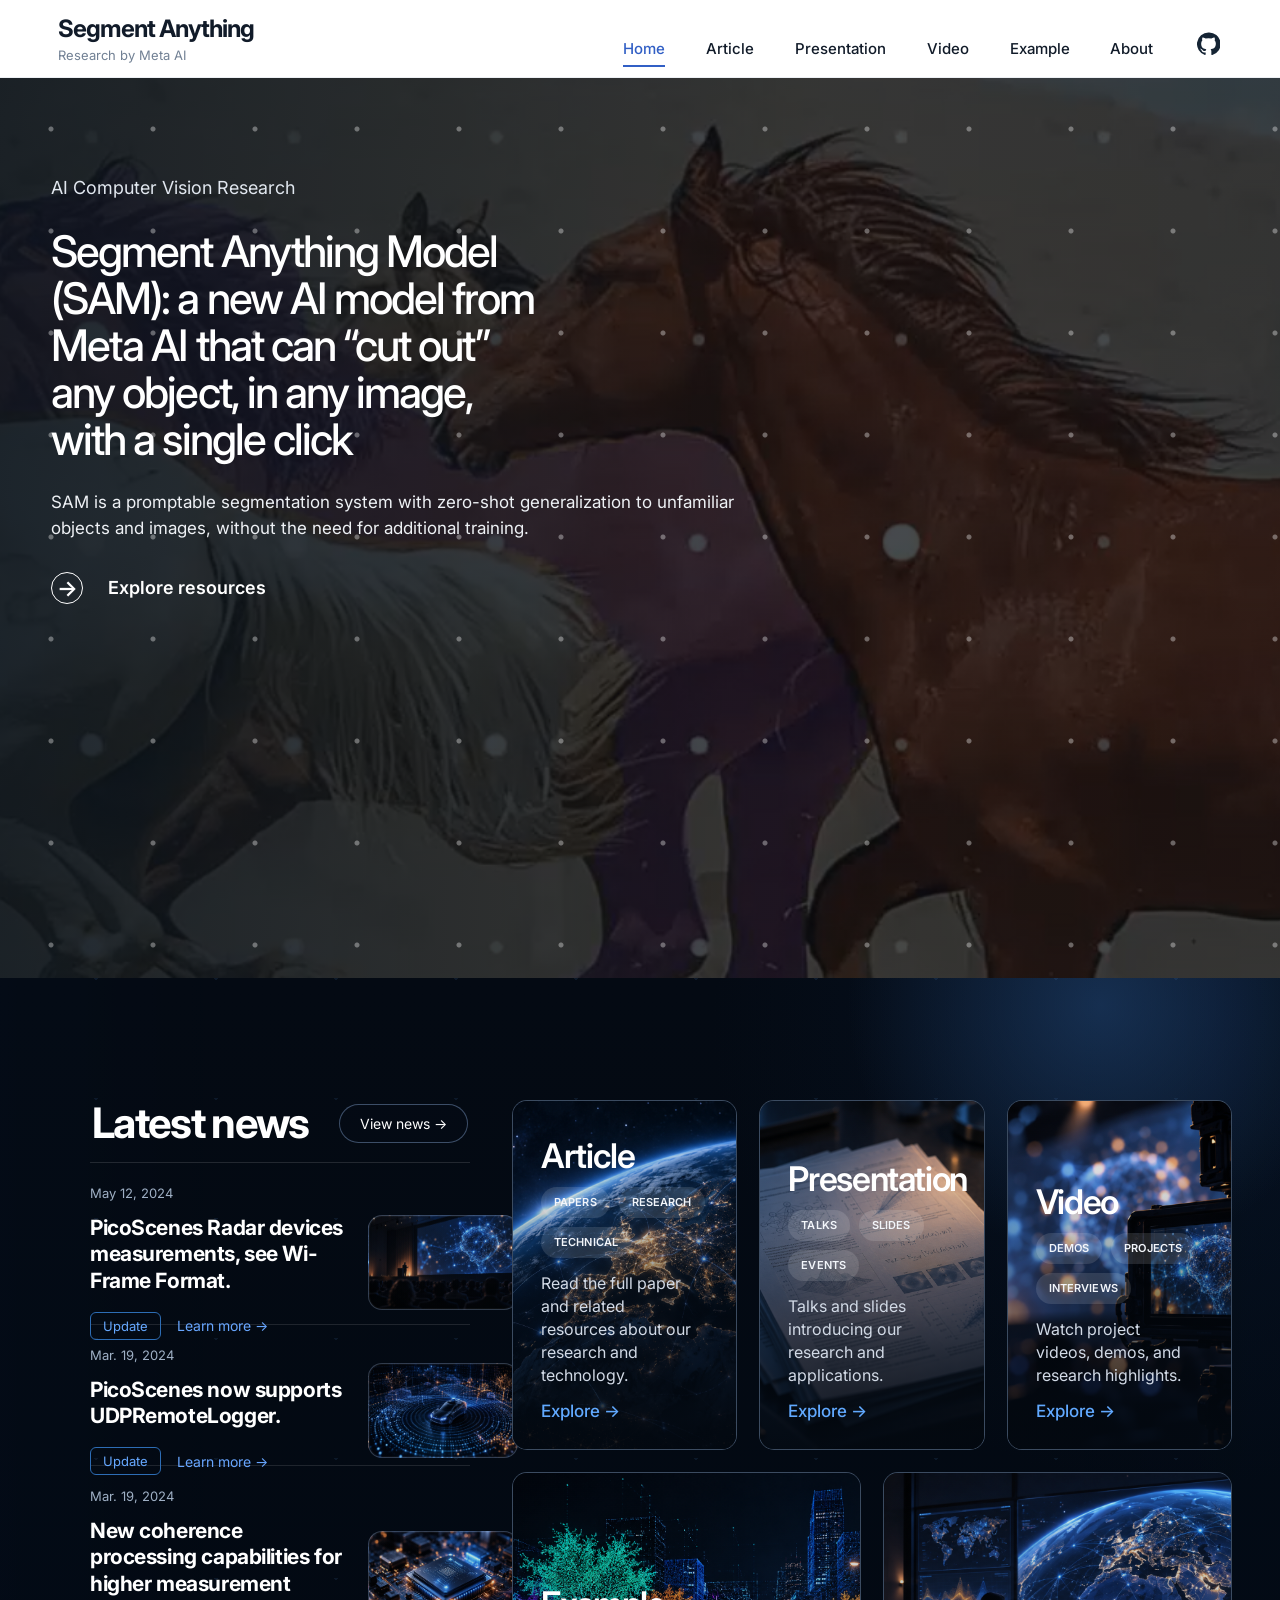
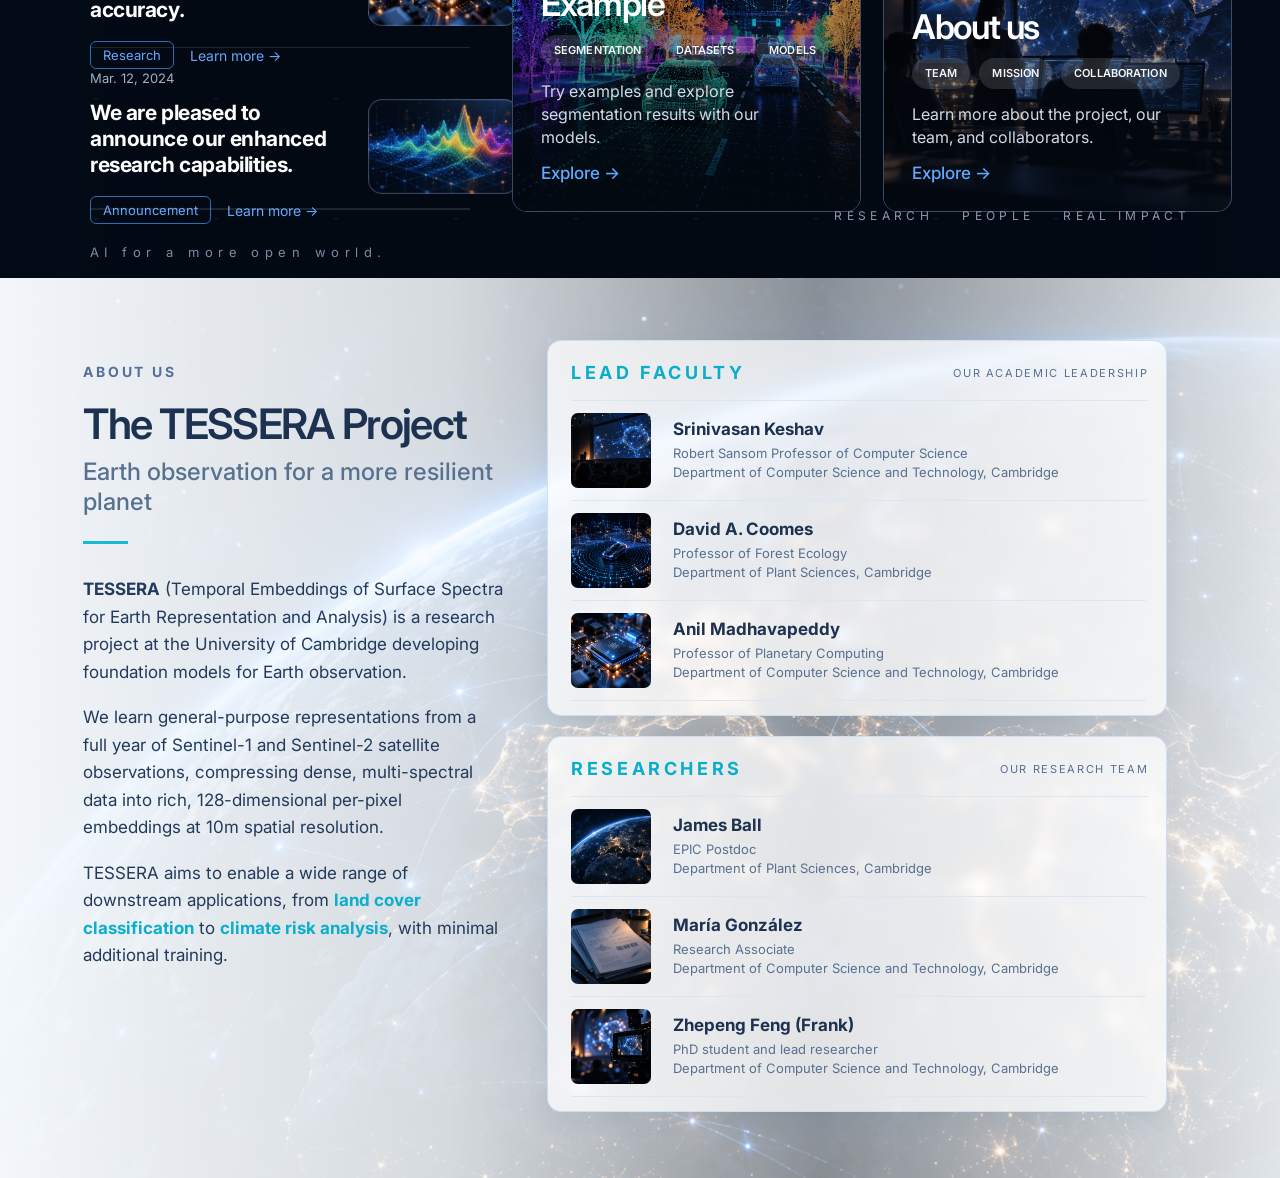
<file: index.html>
<!doctype html>
<html lang="zh-CN">
<head>
  <meta charset="UTF-8" />
  <meta name="viewport" content="width=device-width, initial-scale=1.0" />
  <title>Segment Anything · AI Computer Vision Research</title>
  <link rel="preconnect" href="https://fonts.googleapis.com">
  <link rel="preconnect" href="https://fonts.gstatic.com" crossorigin>
  <link href="https://fonts.googleapis.com/css2?family=Inter:wght@400;500;600;700;800&display=swap" rel="stylesheet">
  <link rel="stylesheet" href="style.css" />
</head>
<body>
  <header class="site-nav">
    <a class="site-brand" href="#home"><strong>Segment Anything</strong><span>Research by Meta AI</span></a>
    <nav class="main-nav">
      <div class="nav-item"><a class="nav-trigger active" href="#home">Home</a></div>
      <div class="nav-item"><a class="nav-trigger" href="#paper">Article</a><div class="mega-menu"><div><b>Article</b><a href="#paper">Online</a><a href="#paper">Online English</a><a href="#paper">PDF</a><a href="#paper">PDF English</a><a href="#paper">Arxiv</a><a href="#paper">Hugface</a><a href="#paper">Xxx</a></div></div></div>
      <div class="nav-item"><a class="nav-trigger" href="#paper">Presentation</a><div class="mega-menu"><div><b>Presentation</b><a href="#paper">Online</a><a href="#paper">Online English</a><a href="#paper">PDF</a><a href="#paper">PDF English</a></div></div></div>
      <div class="nav-item"><a class="nav-trigger" href="#paper">Video</a><div class="mega-menu"><div><b>Video</b><a href="#paper">Bilibili</a><a href="#paper">YouTube</a><a href="#paper">YouTube English</a></div></div></div>
      <div class="nav-item"><a class="nav-trigger" href="#paper">Example</a><div class="mega-menu"><div><b>Example</b><a href="#paper">Online view</a><a href="#paper">PDF download</a></div></div></div>
      <div class="nav-item"><a class="nav-trigger" href="#about">About</a></div>
      <a class="github" href="https://github.com/facebookresearch/segment-anything" target="_blank" aria-label="GitHub"><svg viewBox="0 0 24 24" aria-hidden="true"><path d="M12 .5a12 12 0 0 0-3.79 23.39c.6.11.82-.26.82-.58v-2.04c-3.34.73-4.04-1.42-4.04-1.42-.55-1.39-1.34-1.76-1.34-1.76-1.09-.75.08-.74.08-.74 1.2.08 1.84 1.24 1.84 1.24 1.07 1.83 2.8 1.3 3.48.99.11-.77.42-1.3.76-1.6-2.67-.3-5.47-1.34-5.47-5.94 0-1.31.47-2.38 1.24-3.22-.12-.3-.54-1.52.12-3.17 0 0 1.01-.32 3.3 1.23a11.5 11.5 0 0 1 6 0c2.29-1.55 3.3-1.23 3.3-1.23.66 1.65.24 2.87.12 3.17.77.84 1.24 1.91 1.24 3.22 0 4.61-2.81 5.63-5.49 5.93.43.37.81 1.1.81 2.22v3.29c0 .32.22.69.83.58A12 12 0 0 0 12 .5Z"/></svg></a>
    </nav>
  </header>

  <main>
    <section class="hero" id="home">
      <div class="hero-overlay"></div>
      <div class="hero-dots"></div>
      <div class="hero-copy">
        <div class="kicker">AI Computer Vision Research</div>
        <h1>Segment Anything Model<br>(SAM): a new AI model from<br>Meta AI that can “cut out”<br>any object, in any image,<br>with a single click</h1>
        <p>SAM is a promptable segmentation system with zero-shot generalization to unfamiliar objects and images, without the need for additional training.</p>
        <a class="try-link" href="#paper"><span>→</span> Explore resources</a>
      </div>
    </section>

    <section class="final-page2" id="paper">
      <div class="final-news">
        <div class="final-news-head">
          <h2>Latest news</h2>
          <a href="news.html" class="final-news-btn">View news →</a>
        </div>

        <article class="final-news-item">
          <div class="final-news-copy">
            <time>May 12, 2024</time>
            <h3>PicoScenes Radar devices measurements, see Wi-Frame Format.</h3>
            <div class="final-news-meta"><span class="final-chip">Update</span><a href="#news">Learn more →</a></div>
          </div>
          <div class="final-thumb thumb-radar" aria-hidden="true"></div>
        </article>

        <article class="final-news-item">
          <div class="final-news-copy">
            <time>Mar. 19, 2024</time>
            <h3>PicoScenes now supports UDPRemoteLogger.</h3>
            <div class="final-news-meta"><span class="final-chip">Update</span><a href="#news">Learn more →</a></div>
          </div>
          <div class="final-thumb thumb-chip" aria-hidden="true"></div>
        </article>

        <article class="final-news-item">
          <div class="final-news-copy">
            <time>Mar. 19, 2024</time>
            <h3>New coherence processing capabilities for higher measurement accuracy.</h3>
            <div class="final-news-meta"><span class="final-chip">Research</span><a href="#news">Learn more →</a></div>
          </div>
          <div class="final-thumb thumb-surface" aria-hidden="true"></div>
        </article>

        <article class="final-news-item">
          <div class="final-news-copy">
            <time>Mar. 12, 2024</time>
            <h3>We are pleased to announce our enhanced research capabilities.</h3>
            <div class="final-news-meta"><span class="final-chip">Announcement</span><a href="#news">Learn more →</a></div>
          </div>
          <div class="final-thumb thumb-earth" aria-hidden="true"></div>
        </article>

        <div class="final-bottomline">
          <span>AI for a more open world.</span>
        </div>
      </div>

      <div class="final-cards">
        <article class="final-card card-article">
          <div class="final-card-media media-article"></div>
          <div class="final-card-overlay"></div>
          <div class="final-card-content">
            <h3>Article</h3>
            <div class="final-pills">
              <span>PAPERS</span><span>RESEARCH</span><span>TECHNICAL</span>
            </div>
            <p>Read the full paper and related resources about our research and technology.</p>
            <div class="explore-wrap"><a href="#news">Explore →</a><div class="final-card-links"><a href="#news">Online</a><a href="#news">Online English</a><a href="#news">PDF</a><a href="#news">PDF English</a><a href="#news">Arxiv</a><a href="#news">Hugface</a><a href="#news">Xxx</a></div></div>
          </div>
        </article>

        <article class="final-card card-presentation">
          <div class="final-card-media media-presentation"></div>
          <div class="final-card-overlay"></div>
          <div class="final-card-content">
            <h3>Presentation</h3>
            <div class="final-pills">
              <span>TALKS</span><span>SLIDES</span><span>EVENTS</span>
            </div>
            <p>Talks and slides introducing our research and applications.</p>
            <div class="explore-wrap"><a href="#news">Explore →</a><div class="final-card-links"><a href="#news">Online</a><a href="#news">Online English</a><a href="#news">PDF</a><a href="#news">PDF English</a></div></div>
          </div>
        </article>

        <article class="final-card card-video">
          <div class="final-card-media media-video"></div>
          <div class="final-card-overlay"></div>
          <div class="final-card-content">
            <h3>Video</h3>
            <div class="final-pills">
              <span>DEMOS</span><span>PROJECTS</span><span>INTERVIEWS</span>
            </div>
            <p>Watch project videos, demos, and research highlights.</p>
            <div class="explore-wrap"><a href="#news">Explore →</a><div class="final-card-links"><a href="#news">Bilibili</a><a href="#news">YouTube</a><a href="#news">YouTube English</a></div></div>
          </div>
        </article>

        <article class="final-card card-example">
          <div class="final-card-media media-example"></div>
          <div class="final-card-overlay"></div>
          <div class="final-card-content">
            <h3>Example</h3>
            <div class="final-pills">
              <span>SEGMENTATION</span><span>DATASETS</span><span>MODELS</span>
            </div>
            <p>Try examples and explore segmentation results with our models.</p>
            <div class="explore-wrap"><a href="#news">Explore →</a><div class="final-card-links"><a href="#paper">Online view</a><a href="#paper">PDF download</a></div></div>
          </div>
        </article>

        <article class="final-card card-about">
          <div class="final-card-media media-about"></div>
          <div class="final-card-overlay"></div>
          <div class="final-card-content">
            <h3>About us</h3>
            <div class="final-pills">
              <span>TEAM</span><span>MISSION</span><span>COLLABORATION</span>
            </div>
            <p>Learn more about the project, our team, and collaborators.</p>
            <a href="#about">Explore →</a>
          </div>
        </article>
      </div>

      <div class="final-rightnote">RESEARCH &nbsp;&nbsp; PEOPLE &nbsp;&nbsp; REAL IMPACT</div>
    </section>
    <section class="final-page3" id="about">
      <div class="page3-bg"></div>
      <div class="page3-intro">
        <div class="page3-kicker">ABOUT US</div>
        <h2>The TESSERA Project</h2>
        <h3>Earth observation for a more resilient planet</h3>
        <div class="page3-rule"></div>
        <p><b>TESSERA</b> (Temporal Embeddings of Surface Spectra for Earth Representation and Analysis) is a research project at the University of Cambridge developing foundation models for Earth observation.</p>
        <p>We learn general-purpose representations from a full year of Sentinel-1 and Sentinel-2 satellite observations, compressing dense, multi-spectral data into rich, 128-dimensional per-pixel embeddings at 10m spatial resolution.</p>
        <p>TESSERA aims to enable a wide range of downstream applications, from <span>land cover classification</span> to <span>climate risk analysis</span>, with minimal additional training.</p>
      </div>
      <div class="page3-panels">
        <section class="people-panel"><div class="people-heading"><strong>LEAD FACULTY</strong><small>OUR ACADEMIC LEADERSHIP</small></div><div class="people-list">
          <article class="person"><img src="assets/fig_1.png" alt="Srinivasan Keshav"/><div><b>Srinivasan Keshav</b><span>Robert Sansom Professor of Computer Science</span><span>Department of Computer Science and Technology, Cambridge</span></div></article>
          <article class="person"><img src="assets/fig_2.png" alt="David A. Coomes"/><div><b>David A. Coomes</b><span>Professor of Forest Ecology</span><span>Department of Plant Sciences, Cambridge</span></div></article>
          <article class="person"><img src="assets/fig_3.png" alt="Anil Madhavapeddy"/><div><b>Anil Madhavapeddy</b><span>Professor of Planetary Computing</span><span>Department of Computer Science and Technology, Cambridge</span></div></article>
          <article class="person"><img src="assets/fig_4.png" alt="Caroline Uhler"/><div><b>Caroline Uhler</b><span>Professor of Machine Learning</span><span>Department of Engineering, Cambridge</span></div></article>
        </div></section>
        <section class="people-panel"><div class="people-heading"><strong>RESEARCHERS</strong><small>OUR RESEARCH TEAM</small></div><div class="people-list">
          <article class="person"><img src="assets/fig_5.png" alt="James Ball"/><div><b>James Ball</b><span>EPIC Postdoc</span><span>Department of Plant Sciences, Cambridge</span></div></article>
          <article class="person"><img src="assets/fig_6.png" alt="María González"/><div><b>María González</b><span>Research Associate</span><span>Department of Computer Science and Technology, Cambridge</span></div></article>
          <article class="person"><img src="assets/fig_7.png" alt="Zhepeng Feng"/><div><b>Zhepeng Feng (Frank)</b><span>PhD student and lead researcher</span><span>Department of Computer Science and Technology, Cambridge</span></div></article>
          <article class="person"><img src="assets/fig_8.png" alt="Felipe Beggiomini"/><div><b>Felipe Beggiomini</b><span>4C PhD Student</span><span>Department of Plant Sciences, Cambridge</span></div></article>
        </div></section>
      </div>
    </section>
  </main>

  <footer><span>Segment Anything · Research by Meta AI</span><span>Prototype interface</span></footer>
  <script src="app.js"></script>
  <script>
    document.querySelectorAll('.main-nav .nav-item').forEach((item) => {
      const menu = item.querySelector('.mega-menu');
      if (!menu) return;
      let closeTimer;
      const openMenu = () => { clearTimeout(closeTimer); item.classList.add('menu-open'); };
      const closeMenu = () => { closeTimer = setTimeout(() => item.classList.remove('menu-open'), 320); };
      item.addEventListener('mouseenter', openMenu);
      item.addEventListener('mouseleave', closeMenu);
      menu.addEventListener('mouseenter', openMenu);
      menu.addEventListener('mouseleave', closeMenu);
    });
  </script>
</body>
</html>
</file>
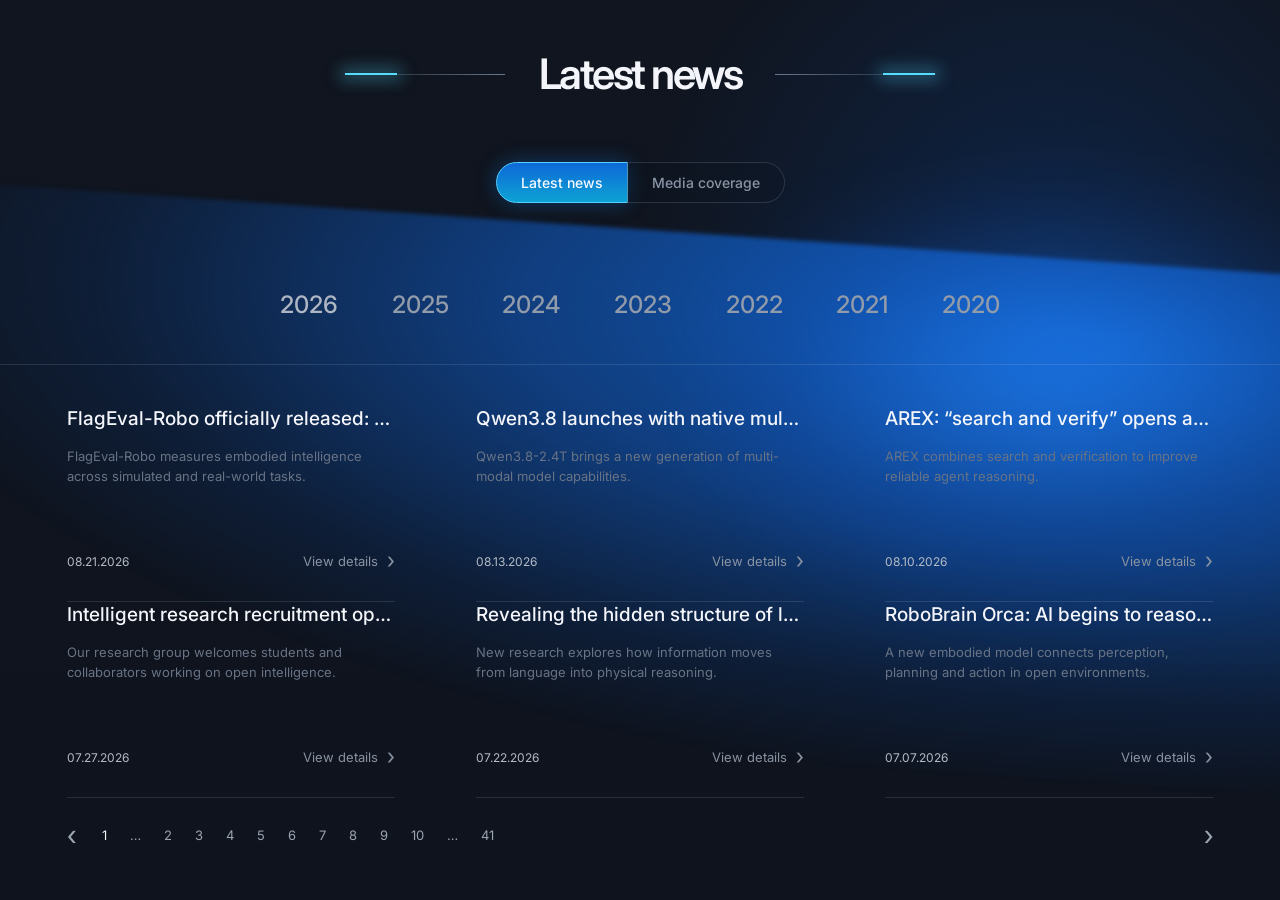
<file: news.html>
<!doctype html>
<html lang="en">
<head>
  <meta charset="UTF-8" />
  <meta name="viewport" content="width=device-width, initial-scale=1.0" />
  <title>News · Segment Anything</title>
  <link rel="preconnect" href="https://fonts.googleapis.com">
  <link rel="preconnect" href="https://fonts.gstatic.com" crossorigin>
  <link href="https://fonts.googleapis.com/css2?family=Inter:wght@400;500;600;700&display=swap" rel="stylesheet">
  <link rel="stylesheet" href="news.css" />
</head>
<body>
  <main class="news-page">
    <div class="blue-orb"></div>
    <header class="news-header">
      <div class="title-line left"></div>
      <h1>Latest news</h1>
      <div class="title-line right"></div>
    </header>

    <div class="news-tabs" role="tablist">
      <button class="active" type="button">Latest news</button>
      <button type="button">Media coverage</button>
    </div>

    <nav class="year-nav" aria-label="News years">
      <a class="active" href="#2026">2026</a><a href="#2025">2025</a><a href="#2024">2024</a><a href="#2023">2023</a><a href="#2022">2022</a><a href="#2021">2021</a><a href="#2020">2020</a>
    </nav>

    <section class="news-grid" id="2026">
      <article class="news-card"><h2>FlagEval-Robo officially released: “simulation plus reality” dual-track evaluation</h2><p>FlagEval-Robo measures embodied intelligence across simulated and real-world tasks.</p><div class="card-foot"><time>08.21.2026</time><a href="#">View details <span>›</span></a></div></article>
      <article class="news-card"><h2>Qwen3.8 launches with native multi-modal support</h2><p>Qwen3.8-2.4T brings a new generation of multi-modal model capabilities.</p><div class="card-foot"><time>08.13.2026</time><a href="#">View details <span>›</span></a></div></article>
      <article class="news-card"><h2>AREX: “search and verify” opens a new path for embodied autonomy</h2><p>AREX combines search and verification to improve reliable agent reasoning.</p><div class="card-foot"><time>08.10.2026</time><a href="#">View details <span>›</span></a></div></article>
      <article class="news-card"><h2>Intelligent research recruitment opens for the 2027 cohort</h2><p>Our research group welcomes students and collaborators working on open intelligence.</p><div class="card-foot"><time>07.27.2026</time><a href="#">View details <span>›</span></a></div></article>
      <article class="news-card"><h2>Revealing the hidden structure of large language models</h2><p>New research explores how information moves from language into physical reasoning.</p><div class="card-foot"><time>07.22.2026</time><a href="#">View details <span>›</span></a></div></article>
      <article class="news-card"><h2>RoboBrain Orca: AI begins to reason across the physical world</h2><p>A new embodied model connects perception, planning and action in open environments.</p><div class="card-foot"><time>07.07.2026</time><a href="#">View details <span>›</span></a></div></article>
    </section>

    <nav class="pagination" aria-label="News pages"><a class="previous" href="#">‹</a><a class="current" href="#">1</a><a href="#">…</a><a href="#">2</a><a href="#">3</a><a href="#">4</a><a href="#">5</a><a href="#">6</a><a href="#">7</a><a href="#">8</a><a href="#">9</a><a href="#">10</a><a href="#">…</a><a href="#">41</a><a class="next" href="#">›</a></nav>
  </main>
  <script>
    document.querySelectorAll('.news-tabs button').forEach((button) => {
      button.addEventListener('click', () => {
        document.querySelectorAll('.news-tabs button').forEach((item) => item.classList.remove('active'));
        button.classList.add('active');
      });
    });
  </script>
</body>
</html>
</file>
<file: style.css>
:root{--ink:#111b29;--blue:#315fc5;--blue2:#416fcf;--muted:#66788d;--line:#dfe5ed;--paper:#fff;--soft:#f6f8fb}*{box-sizing:border-box}html{scroll-behavior:smooth}body{margin:0;color:var(--ink);font-family:Inter,Arial,sans-serif;background:#fff}.site-nav{height:78px;display:flex;align-items:center;justify-content:space-between;padding:0 4.5vw;background:#fff;border-bottom:1px solid #edf0f4;position:sticky;top:0;z-index:5}.site-brand{color:var(--ink);text-decoration:none;display:flex;flex-direction:column;gap:4px}.site-brand strong{font-size:24px;letter-spacing:-.04em}.site-brand span{font-size:13px;color:#718094}.site-nav nav{display:flex;align-items:center;gap:3.2vw}.site-nav nav a{color:var(--ink);text-decoration:none;font-size:15px;font-weight:500;padding:29px 0 7px;border-bottom:2px solid transparent}.site-nav nav a:hover,.site-nav nav a.active{color:var(--blue);border-color:var(--blue)}.site-nav .github{font-size:24px;border:0;padding:0;color:#152434}
.hero{height:min(720px,calc(100vh - 78px));min-height:590px;position:relative;background:url('assets/horses.png') center/cover no-repeat;color:#fff;overflow:hidden}
.hero-overlay{position:absolute;inset:0;background:linear-gradient(90deg,rgba(12,22,31,.78),rgba(12,22,31,.35) 63%,rgba(12,22,31,.38))}
.hero-dots{position:absolute;inset:0;opacity:.35;background-image:radial-gradient(circle,#fff 2px,transparent 3px);background-size:102px 102px}
.hero-copy{position:relative;z-index:1;max-width:820px;padding:11vh 4vw 0}
.kicker{font-size:18px;color:#e1e7ef;margin-bottom:30px}
.hero h1{font-size:clamp(34px,3.4vw,54px);line-height:1.08;letter-spacing:-.045em;margin:0 0 26px;font-weight:500}
.hero p{font-size:17px;line-height:1.55;max-width:820px;color:#eef1f5;margin:0 0 30px}
.try-link{font-size:18px;color:#fff;text-decoration:none;font-weight:600;display:inline-flex;align-items:center;gap:25px}
.try-link span{display:grid;place-items:center;width:32px;height:32px;border:1px solid #fff;border-radius:50%;font-size:22px}
footer{display:flex;justify-content:space-between;padding:22px 4vw;background:#fff;border-top:1px solid var(--line);font-size:11px;color:#748398}

/* ===== page 2 corrected ===== */
.final-page2{
  position:relative;
  min-height:100vh;
  background:
    radial-gradient(circle at 86% 3%, rgba(35,72,120,.55), transparent 18%),
    radial-gradient(circle at 92% 5%, rgba(10,28,55,.4), transparent 32%),
    linear-gradient(180deg,#040a13 0%,#020913 100%);
  color:#fff;
  padding:16px 44px 30px;
  display:grid;
  grid-template-columns:minmax(480px, 1.03fr) minmax(780px, 1.62fr);
  gap:28px;
  overflow:hidden;
}
.final-page2::before{
  content:"";
  position:absolute;
  inset:0;
  opacity:.18;
  background:
    radial-gradient(circle at 80% 0%, rgba(86,140,210,.65) 0 2px, transparent 2px) 0 0/120px 120px,
    linear-gradient(90deg, rgba(31,68,114,.18), transparent 18%, transparent 82%, rgba(31,68,114,.14));
  pointer-events:none;
}
.final-news,.final-cards,.final-rightnote{position:relative;z-index:1}
.final-news{
  min-height: calc(100vh - 46px);
  display:flex;
  flex-direction:column;
}
.final-news-head{
  display:flex;
  align-items:center;
  justify-content:space-between;
  gap:24px;
  padding:2px 2px 20px;
  border-bottom:1px solid rgba(255,255,255,.12);
}
.final-news-head h2{
  margin:0;
  font-size:46px;
  line-height:1;
  letter-spacing:-.04em;
  font-weight:700;
}
.final-news-btn{
  color:#fff;
  text-decoration:none;
  border:1px solid rgba(129,161,206,.45);
  border-radius:999px;
  padding:10px 20px;
  font-size:14px;
  background:rgba(7,15,27,.25);
  white-space:nowrap;
}
.final-news-item{
  display:grid;
  grid-template-columns:minmax(320px,1fr) 184px;
  gap:18px;
  align-items:center;
  padding:22px 2px;
  border-bottom:1px solid rgba(255,255,255,.11);
  min-height:145px;
}
.final-news-copy time{
  display:block;
  font-size:13px;
  color:#9fb0c5;
  margin-bottom:14px;
}
.final-news-copy h3{
  margin:0 0 18px;
  font-size:21px;
  line-height:1.25;
  letter-spacing:-.02em;
  font-weight:700;
  max-width:560px;
}
.final-news-meta{
  display:flex;
  align-items:center;
  gap:16px;
  flex-wrap:wrap;
}
.final-news-meta a{
  color:#68a6ff;
  text-decoration:none;
  font-size:14px;
}
.final-chip{
  display:inline-flex;
  align-items:center;
  justify-content:center;
  min-height:28px;
  padding:0 12px;
  border:1px solid #2d6db5;
  color:#66a8ff;
  border-radius:6px;
  font-size:13px;
}
.final-thumb{
  width:184px;
  height:120px;
  border-radius:14px;
  border:1px solid rgba(151,178,216,.32);
  background-color:#0d1827;
  background-size:cover;
  background-position:center;
  box-shadow:inset 0 0 0 1px rgba(255,255,255,.04);
}
.thumb-radar{background-image:linear-gradient(140deg, rgba(8,13,25,.15), rgba(8,13,25,.12)), url('assets/fig_1.png')}
.thumb-chip{background-image:linear-gradient(140deg, rgba(8,13,25,.15), rgba(8,13,25,.12)), url('assets/fig_2.png')}
.thumb-surface{background-image:linear-gradient(140deg, rgba(8,13,25,.15), rgba(8,13,25,.12)), url('assets/fig_3.png')}
.thumb-earth{background-image:linear-gradient(140deg, rgba(8,13,25,.15), rgba(8,13,25,.12)), url('assets/fig_4.png')}
.final-bottomline{
  margin-top:auto;
  padding-top:34px;
  border-top:1px solid rgba(255,255,255,.11);
  font-size:13px;
  letter-spacing:.42em;
  color:#798ba2;
  text-transform:none;
}

.final-cards{
  min-height: calc(100vh - 46px);
  display:grid;
  grid-template-columns:repeat(12, 1fr);
  grid-template-rows:387px 337px;
  gap:18px;
  align-content:start;
}
.final-card{
  position:relative;
  overflow:hidden;
  border-radius:15px;
  border:1px solid rgba(153,181,219,.34);
  background:#0a1320;
  box-shadow:0 0 0 1px rgba(255,255,255,.02) inset;
}
.card-article{grid-column:1 / span 4; grid-row:1}
.card-presentation{grid-column:5 / span 4; grid-row:1}
.card-video{grid-column:9 / span 4; grid-row:1}
.card-example{grid-column:1 / span 6; grid-row:2}
.card-about{grid-column:7 / span 6; grid-row:2}
.final-card-media{
  position:absolute;
  inset:0;
  background-size:cover;
  background-position:center;
  transform:scale(1.01);
}
.media-article{background-image:url('assets/fig_5.png')}
.media-presentation{background-image:url('assets/fig_6.png')}
.media-video{background-image:url('assets/fig_7.png')}
.media-example{background-image:url('assets/fig_8.png')}
.media-about{background-image:url('assets/fig_9.png')}
.final-card-overlay{
  position:absolute;
  inset:0;
  background:
    linear-gradient(180deg, rgba(6,11,20,.02) 0%, rgba(4,10,18,.22) 34%, rgba(3,9,17,.66) 72%, rgba(3,9,17,.92) 100%);
}
.final-card-content{
  position:absolute;
  left:22px;
  right:22px;
  bottom:22px;
}
.final-card-content h3{
  margin:0 0 14px;
  font-size:35px;
  line-height:1;
  font-weight:600;
  letter-spacing:-.04em;
}
.final-pills{
  display:flex;
  flex-wrap:wrap;
  gap:9px;
  margin-bottom:14px;
}
.final-pills span{
  display:inline-flex;
  align-items:center;
  justify-content:center;
  height:31px;
  padding:0 13px;
  border-radius:999px;
  background:rgba(255,255,255,.12);
  color:#f3f6fb;
  font-size:11px;
  font-weight:600;
  letter-spacing:.01em;
}
.final-card-content p{
  margin:0 0 14px;
  color:#d2dae6;
  font-size:17px;
  line-height:1.44;
  max-width:92%;
}
.final-card-content a{
  color:#61a9ff;
  text-decoration:none;
  font-size:17px;
  font-weight:500;
}
.final-rightnote{
  position:absolute;
  right:44px;
  bottom:28px;
  font-size:12px;
  letter-spacing:.36em;
  color:#8a99ab;
}

@media (max-width: 1440px){
  .final-page2{grid-template-columns:minmax(420px, .98fr) minmax(700px, 1.55fr); padding:16px 24px 30px; gap:20px}
  .final-news-item{grid-template-columns:minmax(270px,1fr) 160px}
  .final-thumb{width:160px;height:108px}
  .final-cards{grid-template-rows:360px 320px; gap:16px}
  .final-card-content h3{font-size:31px}
  .final-card-content p{font-size:16px}
  .final-news-head h2{font-size:42px}
}
@media (max-width: 1100px){
  .final-page2{display:block;padding:20px 18px 30px}
  .final-news,.final-cards{min-height:auto}
  .final-cards{margin-top:24px;grid-template-columns:1fr;grid-template-rows:auto}
  .card-article,.card-presentation,.card-video,.card-example,.card-about{grid-column:auto;grid-row:auto;min-height:320px}
  .final-news-item{grid-template-columns:1fr 150px}
  .final-rightnote{position:static;margin-top:18px;letter-spacing:.25em}
}
@media(max-width:800px){
  .site-nav{height:auto;padding:15px 5vw;align-items:flex-start}
  .site-brand strong{font-size:18px}.site-nav nav{gap:12px;flex-wrap:wrap;justify-content:flex-end}
  .site-nav nav a{font-size:11px;padding:8px 0}.site-nav .github{font-size:16px}
  .hero{min-height:600px}.hero-copy{padding:100px 7vw 0}.hero h1{font-size:38px}.hero p{font-size:14px}
  .final-page2{padding:18px 14px 24px}
  .final-news-head h2{font-size:34px}
  .final-news-item{grid-template-columns:1fr;gap:14px}
  .final-thumb{width:100%;height:180px}
  .final-bottomline{letter-spacing:.24em;font-size:12px}
}
/* ===== final viewport refinement ===== */

.hero{
    height:100vh;
    min-height:900px;
}


/* page 2 */
.final-page2{
    height:100vh;
    min-height:900px;

    /* 增加四周留白 */
    padding:122px 90px 60px;

    display:grid;

    /* 左侧新闻稍窄，右侧资源区 */
    grid-template-columns:
        minmax(380px,0.9fr)
        minmax(720px,1.65fr);

    gap:42px;

    overflow:hidden;
}


/* 左侧新闻 */
.final-news{
    height:760px;
    min-height:0;
}


.final-news-head{
    padding-bottom:18px;
}


.final-news-head h2{
    font-size:42px;
}


.final-news-item{
    min-height:135px;
    padding:22px 0;

    grid-template-columns:
        minmax(260px,1fr)
        150px;
}


.final-thumb{
    width:150px;
    height:95px;
}



/* 右侧卡片 */
.final-cards{

    height:760px;

    min-height:0;

    grid-template-rows:
        350px
        340px;

    gap:22px;
}


/* 卡片内部 */
.final-card-content{

    left:28px;
    right:28px;
    bottom:28px;

}


.final-card-content h3{

    font-size:34px;

}


.final-card-content p{

    font-size:16px;

}



/* 底部文字 */
.final-rightnote{

    right:90px;
    bottom:55px;

}



/* 取消滚动强制吸附 */
html{
    scroll-snap-type:none;
}


footer{
    display:none;
}

/* ===== page 3: about / team ===== */
.final-page3{
  position:relative;
  min-height:100vh;
  overflow:hidden;
  display:grid;
  grid-template-columns:minmax(420px,.93fr) minmax(620px,1.08fr);
  gap:44px;
  padding:62px 6.5vw 54px;
  color:#1d3150;
  background:#f7fbff;
}
.page3-bg{position:absolute;inset:0;background:linear-gradient(90deg,rgba(247,251,255,.98) 0%,rgba(247,251,255,.86) 35%,rgba(247,251,255,.53) 64%,rgba(247,251,255,.9) 100%),url('assets/fig_5.png') center/cover no-repeat;opacity:.95}
.page3-intro,.page3-panels{position:relative;z-index:1}
.page3-intro{padding:23px 0 0;max-width:560px}
.page3-kicker{font-size:14px;font-weight:700;letter-spacing:.2em;color:#557096;margin-bottom:20px}
.page3-intro h2{margin:0;font-size:42px;line-height:1.12;letter-spacing:-.04em;font-weight:600}
.page3-intro h3{margin:10px 0 24px;font-size:24px;line-height:1.25;font-weight:500;color:#57718f}
.page3-rule{width:45px;height:3px;background:#16b9d6;margin:0 0 32px}
.page3-intro p{font-size:17px;line-height:1.62;margin:0 0 18px;max-width:510px;color:#233a5a}
.page3-intro p span{color:#0baecb;font-weight:700}
.page3-panels{display:flex;flex-direction:column;gap:20px;min-width:0}
.people-panel{height:calc((100vh - 148px)/2);min-height:300px;max-height:440px;border:1px solid #d0dfef;border-radius:14px;background:rgba(255,255,255,.75);box-shadow:0 8px 22px rgba(50,91,133,.08);padding:21px 18px 12px 23px;backdrop-filter:blur(5px);display:flex;flex-direction:column}
.people-heading{display:flex;justify-content:space-between;align-items:center;border-bottom:1px solid #dbe6f1;padding:0 0 17px;gap:20px}
.people-heading strong{font-size:18px;letter-spacing:.2em;color:#0aaecb;font-weight:700}
.people-heading small{font-size:11px;letter-spacing:.15em;color:#587091;white-space:nowrap}
.people-list{overflow-y:auto;padding-right:2px}
.people-list::-webkit-scrollbar{width:9px}.people-list::-webkit-scrollbar-track{background:#edf2f7;border-radius:9px}.people-list::-webkit-scrollbar-thumb{background:#b9c4d0;border-radius:9px}
.person{display:grid;grid-template-columns:80px 1fr;gap:22px;align-items:center;padding:12px 5px 12px 0;border-bottom:1px solid #dbe6f1;min-height:91px}
.person:last-child{border-bottom:0}
.person img{width:80px;height:75px;border-radius:7px;object-fit:cover;object-position:center}
.person div{min-width:0}.person b{display:block;font-size:17px;line-height:1.25;color:#1d3150;margin-bottom:4px}.person span{display:block;color:#587091;font-size:13px;line-height:1.45}
@media(max-width:1100px){.final-page3{grid-template-columns:1fr;padding:50px 6vw}.page3-intro{max-width:720px}.page3-panels{display:grid;grid-template-columns:1fr 1fr}.people-panel{height:430px}}
@media(max-width:700px){.final-page3{display:block;padding:42px 6vw}.page3-intro h2{font-size:34px}.page3-intro h3{font-size:20px}.page3-intro p{font-size:15px}.page3-panels{display:flex;margin-top:32px}.people-panel{height:390px}.people-heading{align-items:flex-start;flex-direction:column;gap:8px}.person{grid-template-columns:64px 1fr;gap:14px}.person img{width:64px;height:64px}.person b{font-size:15px}.person span{font-size:12px}}

/* 展开卡片资源列表：鼠标经过 Explore 时出现 */
.final-card-links{
  position:absolute;
  left:0;
  bottom:100%;
  width:190px;
  display:flex;
  flex-direction:column;
  gap:6px;
  padding:12px 14px;
  border:1px solid rgba(151,190,235,.38);
  border-radius:10px;
  background:rgba(4,12,24,.92);
  box-shadow:0 12px 24px rgba(0,0,0,.22);
  opacity:0;
  transform:translateY(0);
  pointer-events:none;
  transition:opacity .2s ease;
  z-index:3;
}
.explore-wrap{position:relative;display:inline-block}
.final-card-links a{
  display:block;
  color:#dbeaff;
  font-size:13px;
  line-height:1.35;
  padding:5px 0;
  text-decoration:none;
}
.final-card-links a:hover{color:#61a9ff}
.explore-wrap:hover .final-card-links{
  opacity:1;
  pointer-events:auto;
}

/* 顶部资源导航：悬停时展开整行菜单 */
.main-nav{position:static!important}
.main-nav .nav-item{height:100%;display:flex;align-items:center}
.main-nav .nav-item>.nav-trigger{display:block;color:var(--ink);text-decoration:none;font-size:15px;font-weight:500;padding:29px 0 7px;border-bottom:2px solid transparent;white-space:nowrap}
.main-nav .nav-item:hover>.nav-trigger,.main-nav .nav-item>.nav-trigger:focus,.main-nav .nav-item>.nav-trigger.active{color:var(--blue);border-color:var(--blue)}
.mega-menu{position:absolute;top:100%;left:0;width:100%;min-height:255px;display:grid;grid-template-columns:minmax(220px,390px);justify-content:center;padding:32px 7vw 38px;background:rgba(247,248,249,.98);border-top:1px solid #e4e8ed;box-shadow:0 14px 28px rgba(12,28,48,.1);opacity:0;visibility:hidden;pointer-events:none;transform:translateY(-5px);transition:opacity .18s ease,transform .18s ease,visibility .18s ease;z-index:20}
.main-nav .nav-item:hover .mega-menu,.main-nav .nav-item:focus-within .mega-menu,.main-nav .nav-item.menu-open .mega-menu{opacity:1;visibility:visible;pointer-events:auto;transform:translateY(0)}
.mega-menu>div{display:flex;flex-direction:column;align-items:flex-start;gap:14px}.mega-menu b{font-size:12px;letter-spacing:.08em;color:#667890;text-transform:uppercase;margin-bottom:2px}.main-nav .mega-menu a{padding:0;border:0;color:#182535;font-size:18px;font-weight:400;line-height:1.3;text-decoration:none}.main-nav .mega-menu a:hover{color:var(--blue);border:0}
@media(max-width:800px){.mega-menu{grid-template-columns:1fr;min-height:230px;padding:24px 7vw}.main-nav .nav-item>.nav-trigger{font-size:11px;padding:8px 0}.main-nav{gap:12px!important}}
.main-nav .github{display:inline-flex;align-items:center;justify-content:center;width:28px;height:28px;padding:0;border:0;color:#152434}
.main-nav .github svg{display:block;width:23px;height:23px;fill:currentColor;transform:translateY(5px)}
.main-nav .github:hover{color:#315fc5;border:0}
</file>
<file: news.css>
:root{--bg:#0d121c;--text:#f3f5fa;--muted:#7d8797;--line:rgba(176,193,216,.16);--blue:#126eea;--cyan:#55dcff}*{box-sizing:border-box}html{scroll-behavior:smooth}body{margin:0;background:var(--bg);color:var(--text);font-family:Inter,Arial,sans-serif}.news-page{position:relative;min-height:100vh;overflow:hidden;padding:38px 5.2vw 32px;background:radial-gradient(circle at 82% 30%,rgba(10,91,210,.22),transparent 34%),linear-gradient(180deg,#10151f 0%,#0e131d 100%)}.news-page::before{content:"";position:absolute;left:-10%;right:-10%;top:230px;height:520px;background:radial-gradient(ellipse at 78% 15%,rgba(20,117,244,.88) 0%,rgba(17,88,188,.7) 34%,rgba(13,50,105,.4) 58%,transparent 73%);filter:blur(2px);transform:rotate(4deg);opacity:.86;pointer-events:none}.news-page::after{content:"";position:absolute;left:0;right:0;top:364px;border-top:1px solid var(--line);pointer-events:none}.blue-orb{position:absolute;right:-180px;top:170px;width:740px;height:430px;border-radius:50%;background:radial-gradient(ellipse at 45% 50%,rgba(35,135,255,.8),rgba(16,74,170,.35) 48%,transparent 73%);filter:blur(35px);opacity:.65;pointer-events:none}.news-header{position:relative;z-index:1;display:flex;justify-content:center;align-items:center;gap:34px;height:72px}.news-header h1{margin:0;font-size:42px;line-height:1;font-weight:600;letter-spacing:-.06em}.title-line{width:160px;height:1px;background:linear-gradient(90deg,transparent,#68788d)}.title-line::after{content:"";display:block;width:52px;height:2px;background:var(--cyan);box-shadow:0 0 16px 5px rgba(85,220,255,.35);margin-top:-1px}.title-line.right{transform:scaleX(-1)}.news-tabs{position:relative;z-index:1;display:flex;justify-content:center;margin:52px 0 87px}.news-tabs button{border:1px solid rgba(170,190,220,.18);background:rgba(13,20,32,.35);color:#8993a3;font:500 14px Inter,Arial;padding:11px 24px;cursor:pointer}.news-tabs button:first-child{border-radius:24px 0 0 24px}.news-tabs button:last-child{border-radius:0 24px 24px 0;margin-left:-1px}.news-tabs button.active{color:#f6fbff;background:linear-gradient(180deg,#0d69d7,#0ea2d4);border-color:#55cfff;box-shadow:0 0 20px rgba(18,130,235,.35)}.year-nav{position:relative;z-index:1;max-width:720px;margin:0 auto 30px;display:flex;justify-content:space-between;align-items:center}.year-nav a{color:#929baa;text-decoration:none;font-size:24px;font-weight:500}.year-nav a.active{color:#aeb6c3}.news-grid{position:relative;z-index:1;max-width:1410px;margin:0 auto;padding-top:57px;display:grid;grid-template-columns:repeat(3,1fr);column-gap:6.3vw;row-gap:0}.news-card{min-height:196px;padding:0 0 32px;border-bottom:1px solid var(--line);display:flex;flex-direction:column}.news-card h2{font-size:19px;line-height:1.38;font-weight:500;margin:0 0 14px;white-space:nowrap;overflow:hidden;text-overflow:ellipsis}.news-card p{color:#687385;font-size:13px;line-height:1.55;margin:0;max-width:420px;display:-webkit-box;-webkit-line-clamp:2;-webkit-box-orient:vertical;overflow:hidden}.card-foot{margin-top:auto;padding-top:30px;display:flex;justify-content:space-between;align-items:center}.card-foot time{color:#b4bbc5;font-size:12px}.card-foot a{color:#8993a2;font-size:13px;text-decoration:none}.card-foot a span{font-size:22px;line-height:0;vertical-align:-2px;margin-left:5px}.card-foot a:hover{color:#63b8ff}.pagination{position:relative;z-index:1;max-width:1410px;margin:0 auto;padding-top:29px;display:flex;align-items:center;gap:23px;color:#9ba4b0;font-size:13px}.pagination a{color:inherit;text-decoration:none}.pagination a:hover,.pagination .current{color:#f2f5f9}.pagination .previous,.pagination .next{font-size:28px;line-height:0}.pagination .previous{margin-right:3px}.pagination .next{margin-left:auto}@media(max-width:1000px){.news-page{padding-left:5vw;padding-right:5vw}.news-header h1{font-size:34px}.title-line{width:100px}.year-nav{max-width:620px}.year-nav a{font-size:20px}.news-grid{grid-template-columns:repeat(2,1fr);gap:0 7vw}.pagination{gap:15px;flex-wrap:wrap}.pagination .next{margin-left:0}}@media(max-width:650px){.news-page{padding-top:24px}.news-header{gap:14px}.news-header h1{font-size:28px}.title-line{width:50px}.news-tabs{margin:42px 0 62px}.year-nav{overflow:auto;justify-content:flex-start;gap:28px;padding-bottom:8px}.year-nav a{font-size:18px;flex:0 0 auto}.news-grid{grid-template-columns:1fr;padding-top:30px}.news-card{min-height:178px}.news-card h2{font-size:17px}.pagination{gap:13px}.news-page::after{top:314px}}
/* Keep the news grid inside the viewport so the header and year rail stay centered. */
html,body{max-width:100%;overflow-x:hidden}
.news-page{width:100%;max-width:100vw}
.news-card{min-width:0;overflow:hidden}
@media(min-width:1001px){.news-grid{width:100%;grid-template-columns:repeat(3,minmax(0,1fr))}}
</file>
